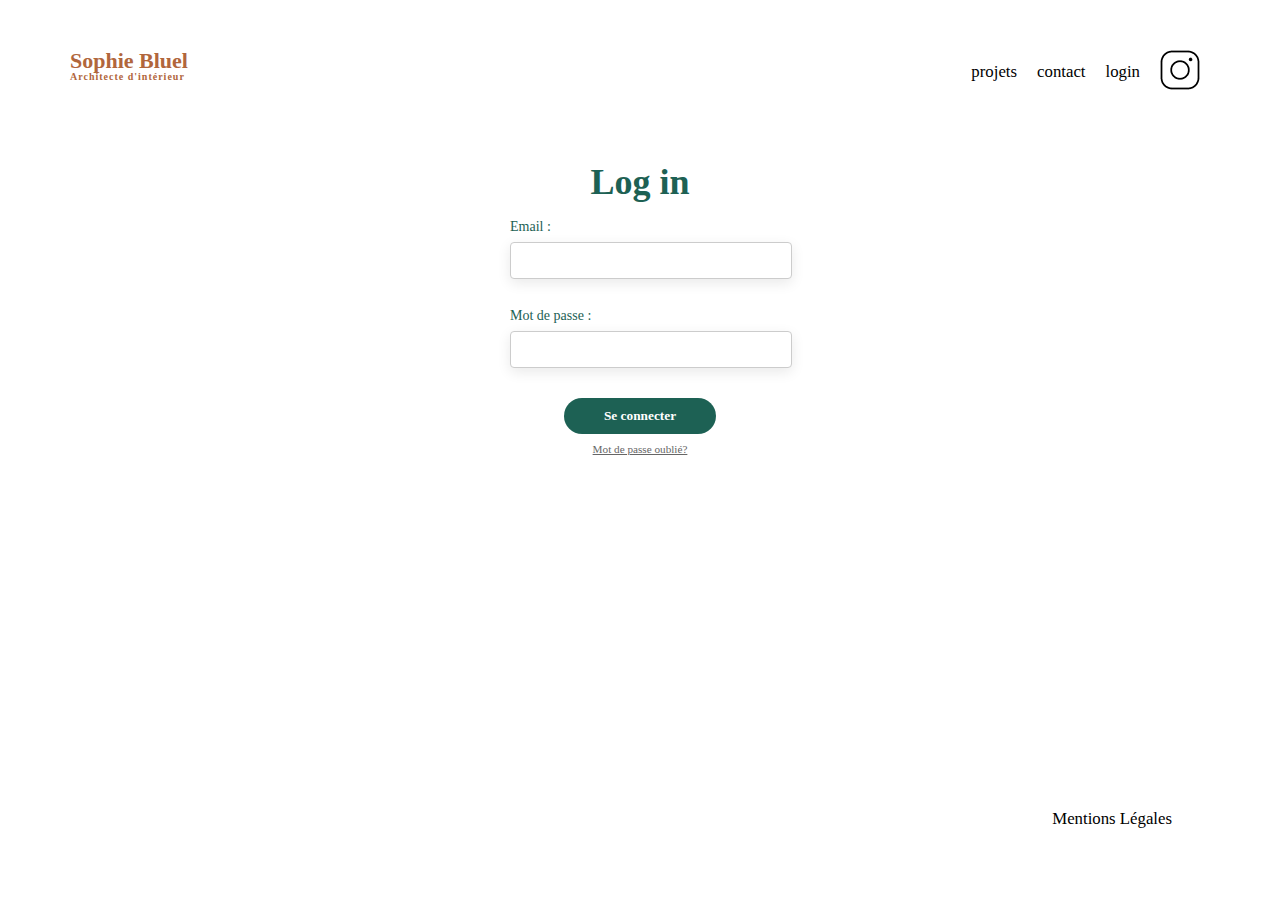
<file: FrontEnd/login.html>
<!DOCTYPE html>
<html lang="fr">
<head>
    <meta charset="UTF-8">
    <title>Login - Sophie Bluel</title>
    <meta name="viewport" content="width=device-width, initial-scale=1.0">
    <link rel="stylesheet" href="./assets/style.css">
</head>
<body>
    <header>
        <h1>Sophie Bluel <span>Architecte d'intérieur</span></h1>
        <nav>
            <ul>
                <li><a href="./index.html">projets</a></li>
                <li><a href="#">contact</a></li>
                <li id="loginItem">login</li>
                <li><button id="logoutBtn">Logout</button></li> <!-- Voici le bouton de déconnexion -->
                <li><img src="./assets/icons/instagram.png" alt="Instagram"></li>
            </ul>
        </nav>
        
    </header>

    <main>
        <form id="loginForm">
            <h2>Log in</h2>
            <div>
                <label for="email">Email :</label>
                <input type="email" id="email" name="email" required>
            </div>
            <div>
                <label for="password">Mot de passe :</label>
                <input type="password" id="password" name="password" required>
            </div>
            
            <button type="submit">Se connecter</button>

            <div>
                <a href="password_reset.html">Mot de passe oublié?</a>
            </div>

            <p id="loginError"></p>
        </form>

        
        
    </main>

    <footer>
        <nav>
            <ul>
                <li>Mentions Légales</li>
            </ul>
        </nav>
    </footer>

    <script src="./login.js" defer></script>
</body>
</html>
</file>
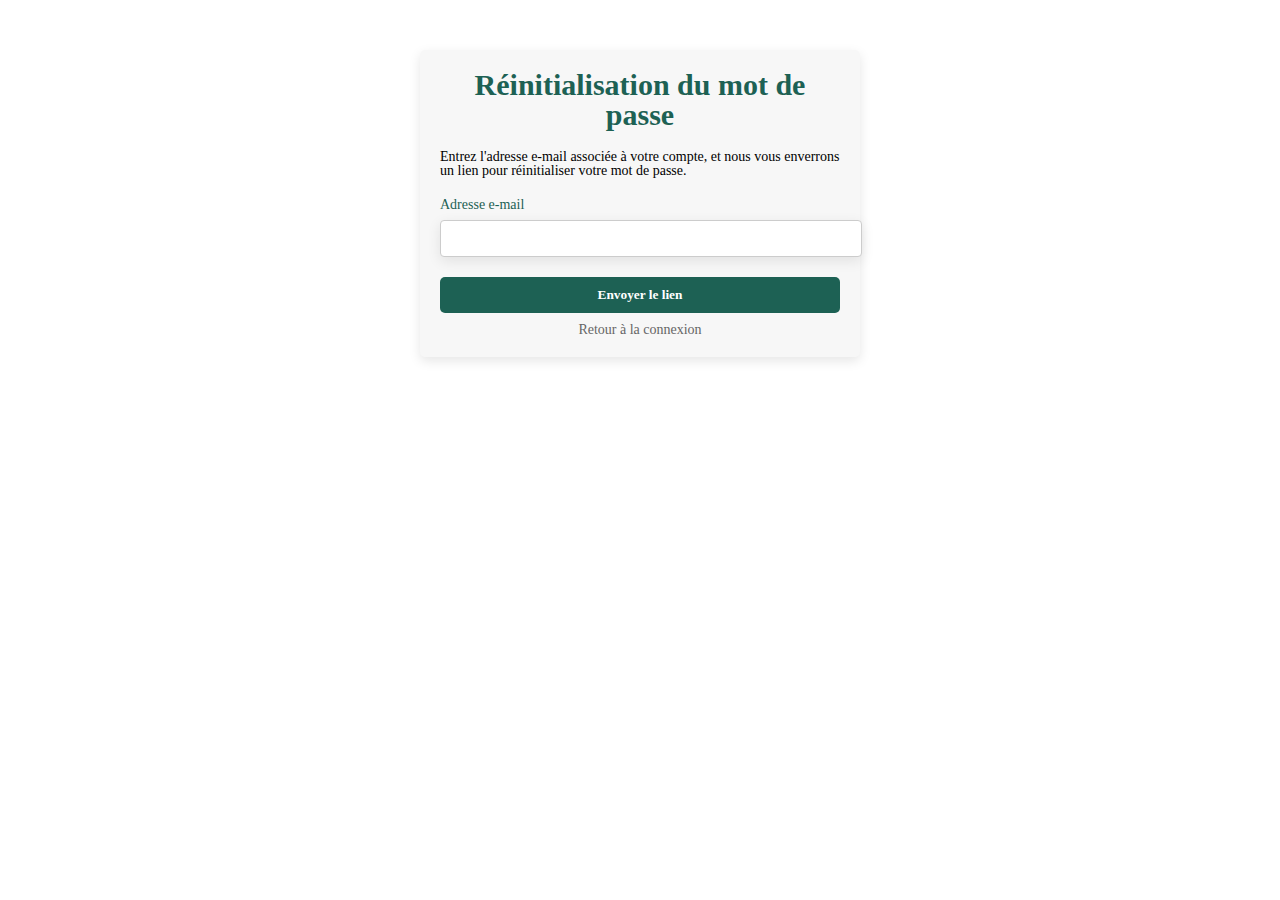
<file: FrontEnd/password_reset.html>
<!DOCTYPE html>
<html lang="fr">

<head>
    <meta charset="UTF-8">
    <meta name="viewport" content="width=device-width, initial-scale=1.0">
    <title>Réinitialisation du mot de passe</title>
    <!-- Lier le fichier CSS ici -->
    <link rel="stylesheet" href="./assets/style.css"> 
</head>

<body>
    <div class="reset-container">
        <h2>Réinitialisation du mot de passe</h2>
        <p>Entrez l'adresse e-mail associée à votre compte, et nous vous enverrons un lien pour réinitialiser votre mot de passe.</p>

        <form id="resetForm" action="http://localhost:5678/api/users/reset-password" method="POST">

            <label for="reset-email">Adresse e-mail</label>
            <input type="email" id="reset-email" name="email" required>

            <button type="submit">Envoyer le lien</button>
        </form>

        <a href="login.html">Retour à la connexion</a>
    </div>
</body>

</html>
</file>
<file: FrontEnd/assets/style.css>
/* http://meyerweb.com/eric/tools/css/reset/
   v2.0 | 20110126
   License: none (public domain)
*/

html, body, div, span, applet, object, iframe,
h1, h2, h3, h4, h5, h6, p, blockquote, pre,
a, abbr, acronym, address, big, cite, code,
del, dfn, em, img, ins, kbd, q, s, samp,
small, strike, strong, sub, sup, tt, var,
b, u, i, center,
dl, dt, dd, ol, ul, li,
fieldset, form, label, legend,
table, caption, tbody, tfoot, thead, tr, th, td,
article, aside, canvas, details, embed,
figure, figcaption, footer, header, hgroup,
menu, nav, output, ruby, section, summary,
time, mark, audio, video {
	margin: 0;
	padding: 0px;
	border: 0;
	font-size: 100%;
	font: inherit;
	vertical-align: baseline;
}
/* HTML5 display-role reset for older browsers */
article, aside, details, figcaption, figure,
footer, header, hgroup, menu, nav, section {
	display: block;
}
body {
	line-height: 1;
}
ol, ul {
	list-style: none;
}
blockquote, q {
	quotes: none;
}
blockquote:before, blockquote:after,
q:before, q:after {
	content: '';
	content: none;
}
table {
	border-collapse: collapse;
	border-spacing: 0;
}
/** end reset css**/
body {
	max-width: 1140px;
	margin:auto;
	font-family: 'Work Sans' ;
	font-size: 14px;
}
header {
	display: flex;
	justify-content: space-between;
	margin: 50px 0
}
section {
	margin: 50px 0
}

h1{
	display: flex;
	flex-direction: column;
	font-family: 'Syne';
	font-size: 22px;
	font-weight: 800;
	color: #B1663C
}

h1 > span {
	font-family: 'Work Sans';
	font-size:10px;
	letter-spacing: 0.1em;
;
}

h2{
	font-family: 'Syne';
	font-weight: 700;
	font-size: 30px;
	color: #1D6154
}
nav ul {
	display: flex;
	align-items: center;
	list-style-type: none;

}

nav li {
    padding: 0 10px;
    font-size: 1.2em;
    /* color: red; */
    border: none;
    outline: none;
}

li:hover {
	color: #B1663C;
}

/* virer le bleu et le soulignement des liens dans la nav */
nav ul li a {
    text-decoration: none; /* Enlève le soulignement */
    color: black; /* Met la couleur de la police en noir */
}

nav ul li a:hover {
    text-decoration: underline; /* Ajoute un soulignement au survol si vous le souhaitez */
}




#introduction {
	display: flex;
	align-items: center;
}
#introduction figure {
	flex: 1
}
#introduction img {
	display: block;
	margin: auto;
	width: 80%;
}

#introduction article {
	flex: 1
}
#introduction h2 {
	margin-bottom: 1em;
}

#introduction p {
	margin-bottom: 0.5em;
}
#portfolio h2 {
	text-align: center;
	margin-bottom: 1em;
}
.gallery {
	width: 100%;
	display: grid;
	grid-template-columns: 1fr 1fr 1fr;
	grid-column-gap: 20px;
	grid-row-gap: 20px;
}

.gallery img {
	width: 100%;

}
#contact {
	width: 50%;
margin: auto;
}
#contact > * {
	text-align: center;

}
#contact h2{
	margin-bottom: 20px;
}
#contact form {
	text-align: left;
	margin-top:30px;
	display: flex;
	flex-direction: column;
}

#contact input {
	height: 50px;
	font-size: 1.2em;
	border: none;
	box-shadow: 0px 4px 14px rgba(0, 0, 0, 0.09);
}
#contact label {
	margin: 2em 0 1em 0;
}
#contact textarea {
	border: none;
	box-shadow: 0px 4px 14px rgba(0, 0, 0, 0.09);
}

input[type="submit"]{
	font-family: 'Syne';
	font-weight: 700;
	color: white;
	background-color: #1D6154;
	margin : 2em auto ;
	width: 180px;
	text-align: center;
	border-radius: 60px ;
}

input[type="submit"]:disabled {
    cursor: not-allowed;
    background: #A7A7A7;
    padding: 8px 24px;
    border-radius: 60px;
    border: none;

}
footer nav ul {
	display: flex;
	justify-content: flex-end;
	margin-top: 24em;   /* ajustez la marge supérieure */
	margin-right: 2em;
	margin-bottom: 2em;
	margin-left: 2em;
}

/*mes boutons des différentes catégories */
/* Styles généraux pour centrer et espacer les boutons */
/* Centrage global des catégories et espacement */
#portfolio {
    display: flex; 
    justify-content: center; /* Centrage horizontal des éléments enfants */
    align-items: center; /* Centrage vertical des éléments enfants */
    gap: 10px; /* Espacement entre chaque bouton */
    flex-wrap: wrap; /* Permet aux éléments de passer à la ligne suivante s'ils ne tiennent pas */
    margin-top: 20px; /* Espacement supérieur pour séparer des autres éléments */
    margin-bottom: 20px; /* Espacement inférieur pour séparer des autres éléments */
}

/* Styles spécifiques pour chaque bouton de catégorie */

.categories {
    display: flex;
    justify-content: center; /* Centre les boutons horizontalement */
    gap: 10px; /* Espace entre les boutons */
}

#portfolio h2 {
    text-align: center;
    width: 100%;
	margin-top: 30px;
    /* ajoutez d'autres styles si nécessaire */
}


.category {
	display: block;
    padding: 10px 20px;
    border: 1px solid #1D6154;
    margin: 40px 10px 40px 10px; /* marge: haut droite bas gauche; */
    cursor: pointer;
    transition: background-color 0.3s ease;
    font-family: 'Syne';
    font-weight: 700;
    border-radius: 25px;
    text-align: center;
	color: #1D6154;
    background-color: transparent;
}

.category:hover {
    background-color: #1D6154;
    color: white;
}



/*ma page login */
/* Styles pour la page de connexion */
#loginForm {
    width: 300px;
    margin: auto;
    padding: 20px;
    background-color: transparent;
    border-radius: 5px;
    box-sizing: border-box;
}

#loginForm label {
    display: block;
    margin-bottom: 8px;
    color: #1D6154; /* Utilisation de la couleur que vous avez spécifiée pour h2 */
}

#loginForm input[type="email"],
#loginForm input[type="password"] {
    width: 100%;
    padding: 10px;
    margin-bottom: 30px;
    border: 1px solid #ccc;
    border-radius: 4px;
    box-shadow: 0px 4px 14px rgba(0, 0, 0, 0.09);
}

#loginForm h1 {
    color: #B1663C; /* Utilisation de la couleur que vous avez spécifiée pour h1 */
    text-align: center;
    margin-bottom: 20px;
}

#loginForm h2 {
    font-size: 36px;  /* Pour augmenter la taille de la police */
    text-align: center; /* Pour centrer le titre */
    margin-bottom: 20px; /* Pour ajouter un espace entre le titre et le champ email */
    color: #1D6154;  /* Utilisation de la couleur que vous avez spécifiée pour h2 */
    font-family: 'Syne'; /* Si vous voulez utiliser une police spécifique */
    font-weight: 700; 
}

#loginForm button {
    background-color: #1D6154;
    color: white;
    padding: 10px 40px; /* J'ai augmenté le padding à droite et à gauche pour avoir plus d'espace sur les côtés */
    border: none;
    display: block; /* le bouton devient un élément de bloc pour permettre le centrage avec margin */
    margin: 0 auto; /* centrage horizontal */
    border-radius: 50px; /* arrondi sur tous les côtés */
    cursor: pointer;
    font-weight: bold;
    transition: background-color 0.3s ease;
    font-family: 'Syne';
    font-weight: 700;
}


#loginForm button:hover {
    background-color: #13493b; /* Une nuance plus foncée de la couleur du bouton */
}

#loginForm a {
    display: block;
    text-align: center;
    margin-top: 10px;
    font-size: 0.8em;
    color: #666;
    text-decoration: underline;
}

/*mettre un peu de couleur pour la reinitialisation du mot de passe */
/* Styles spécifiques pour la page de réinitialisation de mot de passe */
.reset-container {
    max-width: 400px;
    margin: 50px auto;
    padding: 20px;
    border-radius: 5px;
    background-color: #f7f7f7;
    box-shadow: 0 4px 12px rgba(0, 0, 0, 0.1);
}

.reset-container h2 {
    text-align: center;
    margin-bottom: 20px;
    color: #1D6154;
}

.reset-container p {
    margin-bottom: 20px;
}

.reset-container label {
    display: block;
    margin-bottom: 8px;
    color: #1D6154;
}

.reset-container input[type="email"] {
    width: 100%;
    padding: 10px;
    margin-bottom: 20px;
    border: 1px solid #ccc;
    border-radius: 4px;
    box-shadow: 0px 4px 14px rgba(0, 0, 0, 0.09);
}

.reset-container button {
    width: 100%;
    padding: 10px 15px;
    background-color: #1D6154;
    color: white;
    border: none;
    border-radius: 5px;
    cursor: pointer;
    font-weight: bold;
    transition: background-color 0.3s ease;
    font-family: 'Syne';
}

.reset-container button:hover {
    background-color: #13493b;
}

.reset-container a {
    display: block;
    text-align: center;
    margin-top: 10px;
    color: #666;
    text-decoration: none;
}

.reset-container a:hover {
    text-decoration: underline;
}

.btn-update{
	display: none;
	margin-left : 16px;
}

.overlay{
    position: fixed;
    height: 100%;
    width: 100%;
    top: 0;
    background-color: rgba(0, 0, 0, 0.416);
    left:0;
    display: none;
    justify-content: center;
    align-items: center;
}

.modal-delete, .modal-add{
    background-color: white;
    width: 630px;
    min-height: 300px;
    border-radius: 20px;
    z-index: 20;
}

.modal-add {
    display: none;
}

.btn-update {
	display: none;
	margin-left: 16px;
	font-size: x-small;
	color: black;
	
}

.petite-croix {
    display: flex;
    justify-content: flex-end;
  }

  .fa-times {
	font-weight: 900;
	padding-right: 20px;
	padding-top: 30px;
	color: black;
}

.modal h2{
    display: flex;
    justify-content: center;
    margin: 20px 0 50px 0;
      
}

.modal h2 {
	display: flex;
	justify-content: center;
	margin: 20px 0 50px 0;
	font-size: 14px;
	color: black;
	font-weight: lighter;
}

.container-gallery {
    display: grid;
    grid-template-columns: repeat(5, 1fr);
    gap: 16px;
    /*padding: 0 32px;*/
    padding: 20px 40px 50px 40px
}

.work-item {
    position: relative;
}

.work-item img {
    width: 100%;
}

.content-btn-delete {
    position: absolute;
    top: 8px;
    right: 8px;
    display: flex;
    justify-content: center;
    align-items: center;
    background-color: black;
    width: 17px;
    height: 17px;
    border-radius: 2px;
    color: white;
    font-size: 11px;
    cursor: pointer;
}

.content-btn-delete i {
    color: white;
}

.content-image {
    background: #E8F1F6;
    text-align: center;
    height: 169px;
    margin-bottom: 16px;
}

#preview {
    max-width: 129px;
    max-height: 169px;
}

label[for="image"] {
    background-color: #CBD6DC;
	border-radius: 2em;
	padding: 10px 33px;
	cursor: pointer;
    color: #306685;
}

.content-input-image {
    padding-top: 20px;
}
#image {
    display: none;
}

.content-input-image p {
    padding-top: 20px;
}

#title {
    width: 100%;
    box-sizing: border-box;
    box-shadow: 0px 4px 14px 0px #00000017;
    border: none;
    height: 51px;
    padding: 8px;
    margin-top: 16px;
    margin-bottom: 16px;
}

.modal-add h2 {
    text-align: center;
}

.form-add {
    padding: 0 32px;
}
 #category {
    width: 100%;
    box-sizing: border-box;
    box-shadow: 0px 4px 14px 0px #00000017;
    border: none;
    height: 51px;
    padding: 8px;
    margin-top: 16px;
 }

 .content-submit {
    text-align: center;
 }

 .btn-save {
    border: none;
    border-radius: 60px;
    padding: 8px 24px;
 }

 .content-icon {
    display: flex;
    justify-content: space-between;

 }

 .back {
    display: flex;
  }

  .fa-arrow-left {
	font-weight: 900;
	padding-left: 20px;
	padding-top: 30px;
	color: black;
}

.modal-add h2, .modal-delete h2 {
    color: black;
    font-size: 26px;
    font-weight: 400;
    margin-bottom: 20px;
    text-align: center;
}



.content-btn-add {
    border-top: 1px solid #B3B3B3;
    padding-top: 16px;
    margin: 20px 32px;
    text-align: center;
}

.add {
    background-color: #1D6154;
    color: white;
    padding: 8px 24px;
    border-radius: 60px;
    border: none;
}

.fa-edit {
    margin-right: 8px;
}

#portfolio > h2 {
    display: flex;
    align-items: center;
    justify-content: center;
}

/*mon bouton logout pour sortir du programme
#logoutBtn{
    display: none;
}*/

#loginBtn {
    border: none;
    outline: none; /* Pour supprimer le contour qui peut apparaître lorsqu'il est cliqué ou concentré */
}

.login-btn {
    border: none;
    outline: none; /* Pour supprimer le contour qui peut apparaître lorsqu'il est cliqué ou concentré */
}

nav ul li #logoutBtn  {
    border: none;
    background-color: transparent;
    font: inherit;
}
</file>
